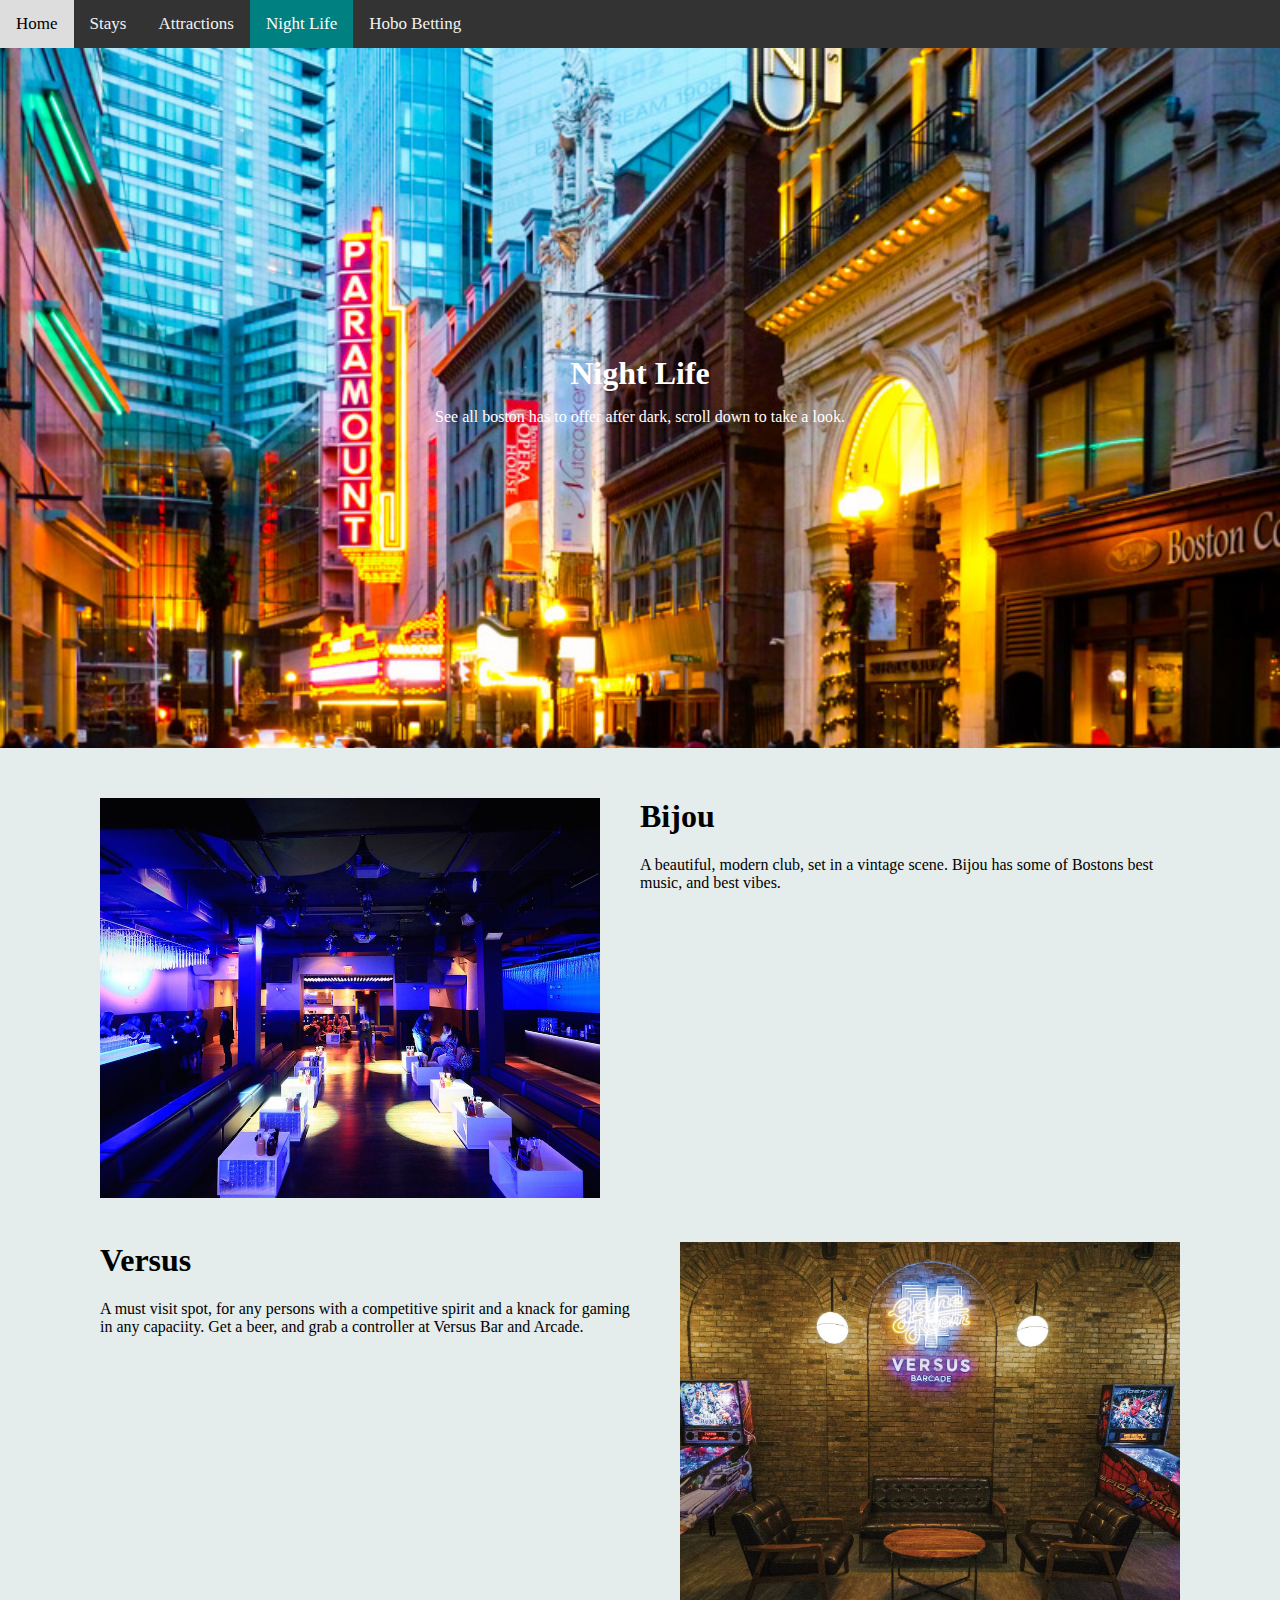
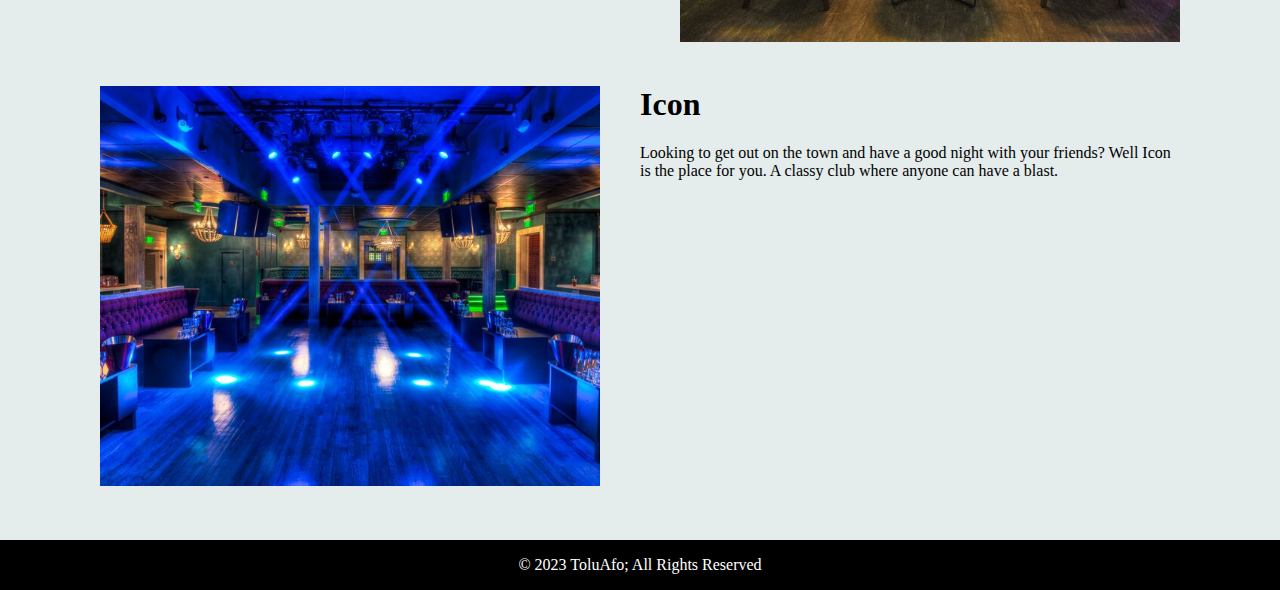
<file: pages/night_life.html>
<!DOCTYPE html>

<html>
    <head>
        <link rel="stylesheet" href="../styles.css">
        <meta content="width=device-width, initial-scale=1" name="viewport" />
        <link rel="stylesheet" href="https://cdnjs.cloudflare.com/ajax/libs/font-awesome/4.7.0/css/font-awesome.min.css">
        <title>Visit Boston - Night Life</title>
    </head>
    <body>
        <div class="top-nav" id="da-top-nav">
            <a href="../index.html">Home</a>
            <a href="../pages/stays.html">Stays</a>
            <a href="../pages/attractions.html">Attractions</a>
            <a href="../pages/night_life.html" class="active">Night Life</a>
            <a href="../pages/homelessness_in_america.html">Hobo Betting</a>
            <a href="javascript:void(0);" class="icon" onclick="myFunction()">
                <i class="fa fa-bars"></i>
            </a>
        </div>
        <div class="top-section top-section-night-life">
            <div class="splash-text">
                <div>
                    <h1>Night Life</h1>
                    <p>See all boston has to offer after dark, scroll down to take a look.</p>
                </div>
            </div>
        </div>

        <section class="body-section">
            <!-- Stays Section -->
            <div class="info-section">
                <!-- left image - right text -->
                <div class="info-image">
                    <img src="../images/bijou.jpg">
                </div>
                <div class="text-section">
                    <h1>Bijou</h1>
                    <div class="info-text">
                        A beautiful, modern club, set in a vintage scene. Bijou has some of Bostons best music, and best vibes.
                    </div>
                </div>
            </div>

            <!-- Attractions Section -->
            <div class="info-section">
                <!-- right image - left text -->
                <div class="text-section">   
                    <h1>Versus</h1>  
                    <div class="info-text-reverse info-section-reverse">
                       A must visit spot, for any persons with a competitive spirit and a knack for gaming in any capaciity. Get a beer, and grab a controller at Versus Bar and Arcade.
                    </div>
                </div>
                <div class="info-image">
                    <img src="../images/versus.jpg">
                </div>
            </div>
            <div class="info-section">
                <!-- left image - right text -->
                <div class="info-image">
                    <img src="../images/photo.jpeg">
                </div>
                <div class="text-section">
                    <h1>Icon</h1>
                    <div class="info-text">
                       Looking to get out on the town and have a good night with your friends? Well Icon is the place for you. A classy club where anyone can have a blast.
                    </div>
                </div>
            </div>
        </section>

        <section class="footer-section">
            <div class="copyright">
                <div>&copy; 2023 ToluAfo; All Rights Reserved</div>  
            </div>
        </section>
    </body>
    <script>
        function myFunction() {
            var x = document.getElementById("da-top-nav");
            if (x.className === "top-nav") {
                x.className += " responsive";
            } else {
                x.className = "top-nav";
            }
        }
    </script>
</html>
</file>
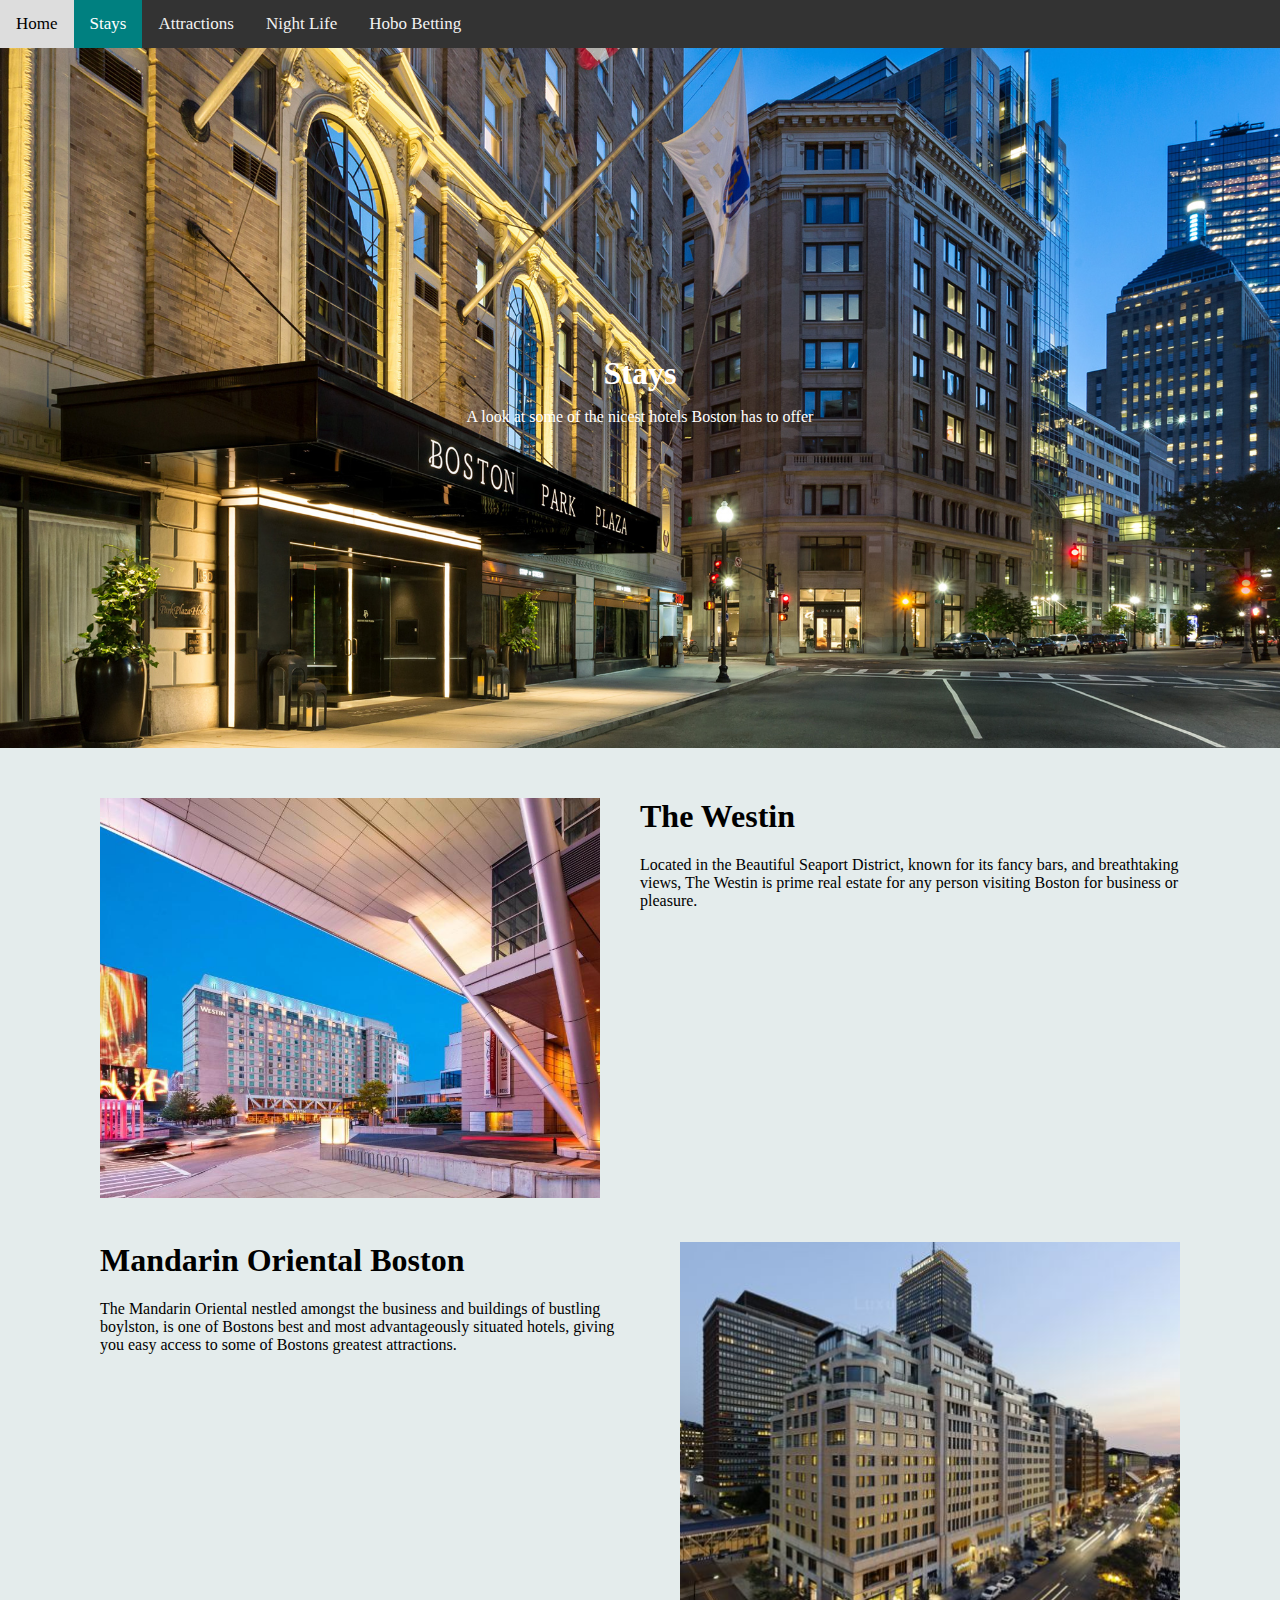
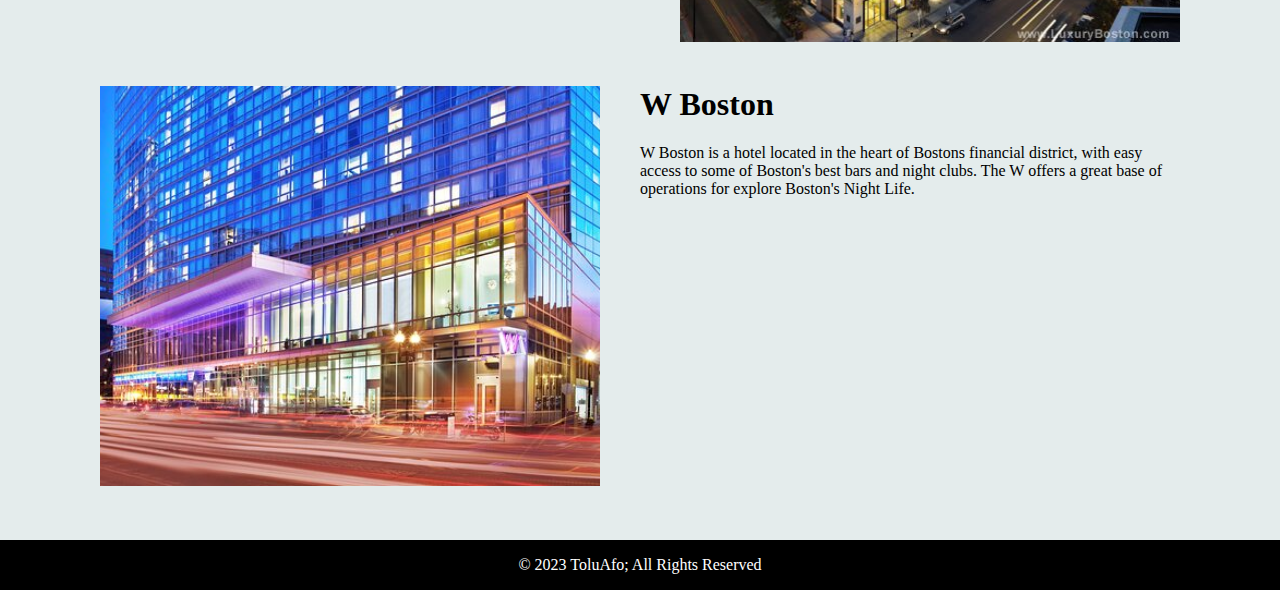
<file: pages/stays.html>
<!DOCTYPE html>

<html>
    <head>
        <link rel="stylesheet" href="../styles.css">
        <meta content="width=device-width, initial-scale=1" name="viewport" />
        <link rel="stylesheet" href="https://cdnjs.cloudflare.com/ajax/libs/font-awesome/4.7.0/css/font-awesome.min.css">
        <title>Visit Boston - Stays</title>
    </head>
    <body>
        <div class="top-nav" id="da-top-nav">
            <a href="../index.html">Home</a>
            <a href="../pages/stays.html" class="active">Stays</a>
            <a href="../pages/attractions.html">Attractions</a>
            <a href="../pages/night_life.html" >Night Life</a>
            <a href="../pages/homelessness_in_america.html">Hobo Betting</a>
            <a href="javascript:void(0);" class="icon" onclick="myFunction()">
                <i class="fa fa-bars"></i>
            </a>
        </div>
        <div class="top-section top-section-stays">
            <div class="splash-text">
                <div>
                    <h1>Stays</h1>
                    <p>A look at some of the nicest hotels Boston has to offer</p>
                </div>
            </div>
        </div>

        <section class="body-section">
            <!-- Stays Section -->
            <div class="info-section">
                <!-- left image - right text -->
                <div class="info-image">
                    <img src="../images/westin.jpg">
                </div>
                <div class="text-section">
                    <h1>The Westin</h1>
                    <div class="info-text">
                        Located in the Beautiful Seaport District, known for its fancy bars, and breathtaking views, The Westin is prime real estate for any person visiting Boston for business or pleasure.
                    </div>
                </div>
            </div>

            <!-- Attractions Section -->
            <div class="info-section info-section-reverse">
                <!-- right image - left text -->
                <div class="text-section">  
                    <h1>Mandarin Oriental Boston</h1>  
                    <div class="info-text-reverse">
                        The Mandarin Oriental nestled amongst the business and buildings of bustling boylston, is one of Bostons best and most advantageously situated hotels, giving you easy access to some of Bostons greatest attractions.
                    </div>
                </div>
                <div class="info-image">
                    <img src="../images/mandarin_hotel.jpg">
                </div>
            </div>
            <div class="info-section">
                <!-- left image - right text -->
                <div class="info-image">
                    <img src="../images/w.jpg">
                </div>
                <div class="text-section">
                    <h1>W Boston</h1>
                    <div class="info-text">
                        W Boston is a hotel located in the heart of Bostons financial district, with easy access to some of Boston's best bars and night clubs. The W offers a great base of operations for explore Boston's Night Life.
                    </div>
                </div>
            </div>
        </section>

        <section class="footer-section">
            <div class="copyright">
                <div>&copy; 2023 ToluAfo; All Rights Reserved</div>
            </div>
        </section>
    </body>
    <script>
        function myFunction() {
            var x = document.getElementById("da-top-nav");
            if (x.className === "top-nav") {
                x.className += " responsive";
            } else {
                x.className = "top-nav";
            }
        }
    </script>
</html>
</file>
<file: styles.css>
.button {
    background-color: teal;
    border: none;
    color: white;
    padding: 15px 32px;
    text-align: center;
    text-decoration: none;
    display: inline-block;
    font-size: 16px;
    cursor: pointer;
    margin: auto;
}

.button:hover {
    filter: brightness(70%)
}

body {
    margin: 0;
    background-color: #E4ECEC;
    min-height: 100vh;
}

.top-nav {
    overflow: hidden;
    background-color: #333;
}

.top-nav a {
    float: left;
    display: block;
    color: #f2f2f2;
    text-align: center;
    padding: 14px 16px;
    text-decoration: none;
    font-size: 17px;
}

.top-nav a:hover {
    background-color: #ddd;
    color: black;
}

.top-nav a.active {
    background-color: teal;
    color: white;
}

.top-nav .icon {
    display: none;
}

.top-section {
    width: 100%;
    height: 700px;
    display: flex;
    align-items: center;
    justify-content: center;
}

.top-section-home {
    background-image: url("./images/pexels-andrés-garcía-5627116.jpg");
    background-size: cover;
    background-repeat: no-repeat;
}

.top-section-stays {
    background-image: url("../images/BPP_Hotel_Press-2_0.jpg");
    background-size: cover;
    background-repeat: no-repeat;
}

.top-section-attractions {
    background-image: url("../images/pexels-jayden-burdick-3397975.jpg");
    background-size: cover;
    background-repeat: no-repeat;
}

.top-section-night-life {
    background-image: url("../images/night-life.jpg");
    background-size: cover;
    background-repeat: no-repeat;
}

.top-section-homeless {
    background-image: url("../images/pexels-mart-production-8078443.jpg");
    background-size: cover;
    background-repeat: no-repeat;
}

.splash-text {
    color: white;
    text-align: center;
    margin: 10px;
    padding: 10px;
    display: flex;
    flex-direction: column;
}

.splash-text h1 {
    margin: 0;
}

.splash-text button {
    background-color: teal;
    width: 50%;
    margin: auto;
    cursor: pointer;
}

.body-section {
    padding: 50px 100px;
    display: flex;
    justify-content: space-between;
    flex-direction: column;
    gap: 40px;
}

.info-section {
    display: flex;
    justify-content: space-between;
    gap: 40px;
}

.text-section {
    display: flex;
    flex-direction: column;
    height: 400px;
}

.text-section h1 {
    margin-top: 0;
}

.info-image {
    border-radius: 10px;
    object-fit: contain;
    pointer-events: none;
}

.info-image img {
    width: 500px;
    height: 400px; 
    object-fit: cover;
}

.info-text {
    display: flex;
    flex-direction: column;
    gap: 20px;  
}

.info-text-400h {
    height: 400px;
}

.info-text-reverse {
    display: flex;
    flex-direction: column;
    gap: 20px;  
}

.contact {
    height: 300px;
    margin: auto;
    background-color: lightgray;
    padding: 15px;
}

.contact h1 {
    margin: 0;
}

.main-section {
    display: flex;
    flex-direction: column;
    justify-content: flex-start;
    gap: 100px;
}

.copyright {
    width: 100%;
    height: 50px;
    text-align: center;
    background-color: black;
    color: white;
    display: flex;
    align-items: center;
    justify-content: center;
    overflow: hidden;
    left: 0;
    bottom: 0;
    width: 100%;
}

.contact ul {
    list-style-type: none;
    padding-inline-start: 0;
}

@media screen and (max-width: 700px) {
    .top-nav a:not(:first-child) {display: none;}
    .top-nav a.icon {
        float: right;
        display: block;
    }
}

@media screen and (max-width: 700px) {
    .top-nav.responsive {position: relative;}
    .top-nav.responsive .icon {
        position: absolute;
        right: 0;
        top: 0;
    }

    .top-nav.responsive a {
        float: none;
        display: block;
        text-align: left;
    }
}

@media screen and (max-width: 1000px) {
    .info-section {
        flex-direction: column;
    }
    .info-section-reverse {
        flex-direction: column-reverse;
    }
    .text-section {
        height:100%
    }
    .info-image img {
        width: 100%;
        max-width: 500px;
        height: auto; 
        object-fit: cover;
    }
}

@media screen and (max-width: 1479px) {
    #homeless-text.info-section{
        flex-direction: column;
    }
}
</file>
